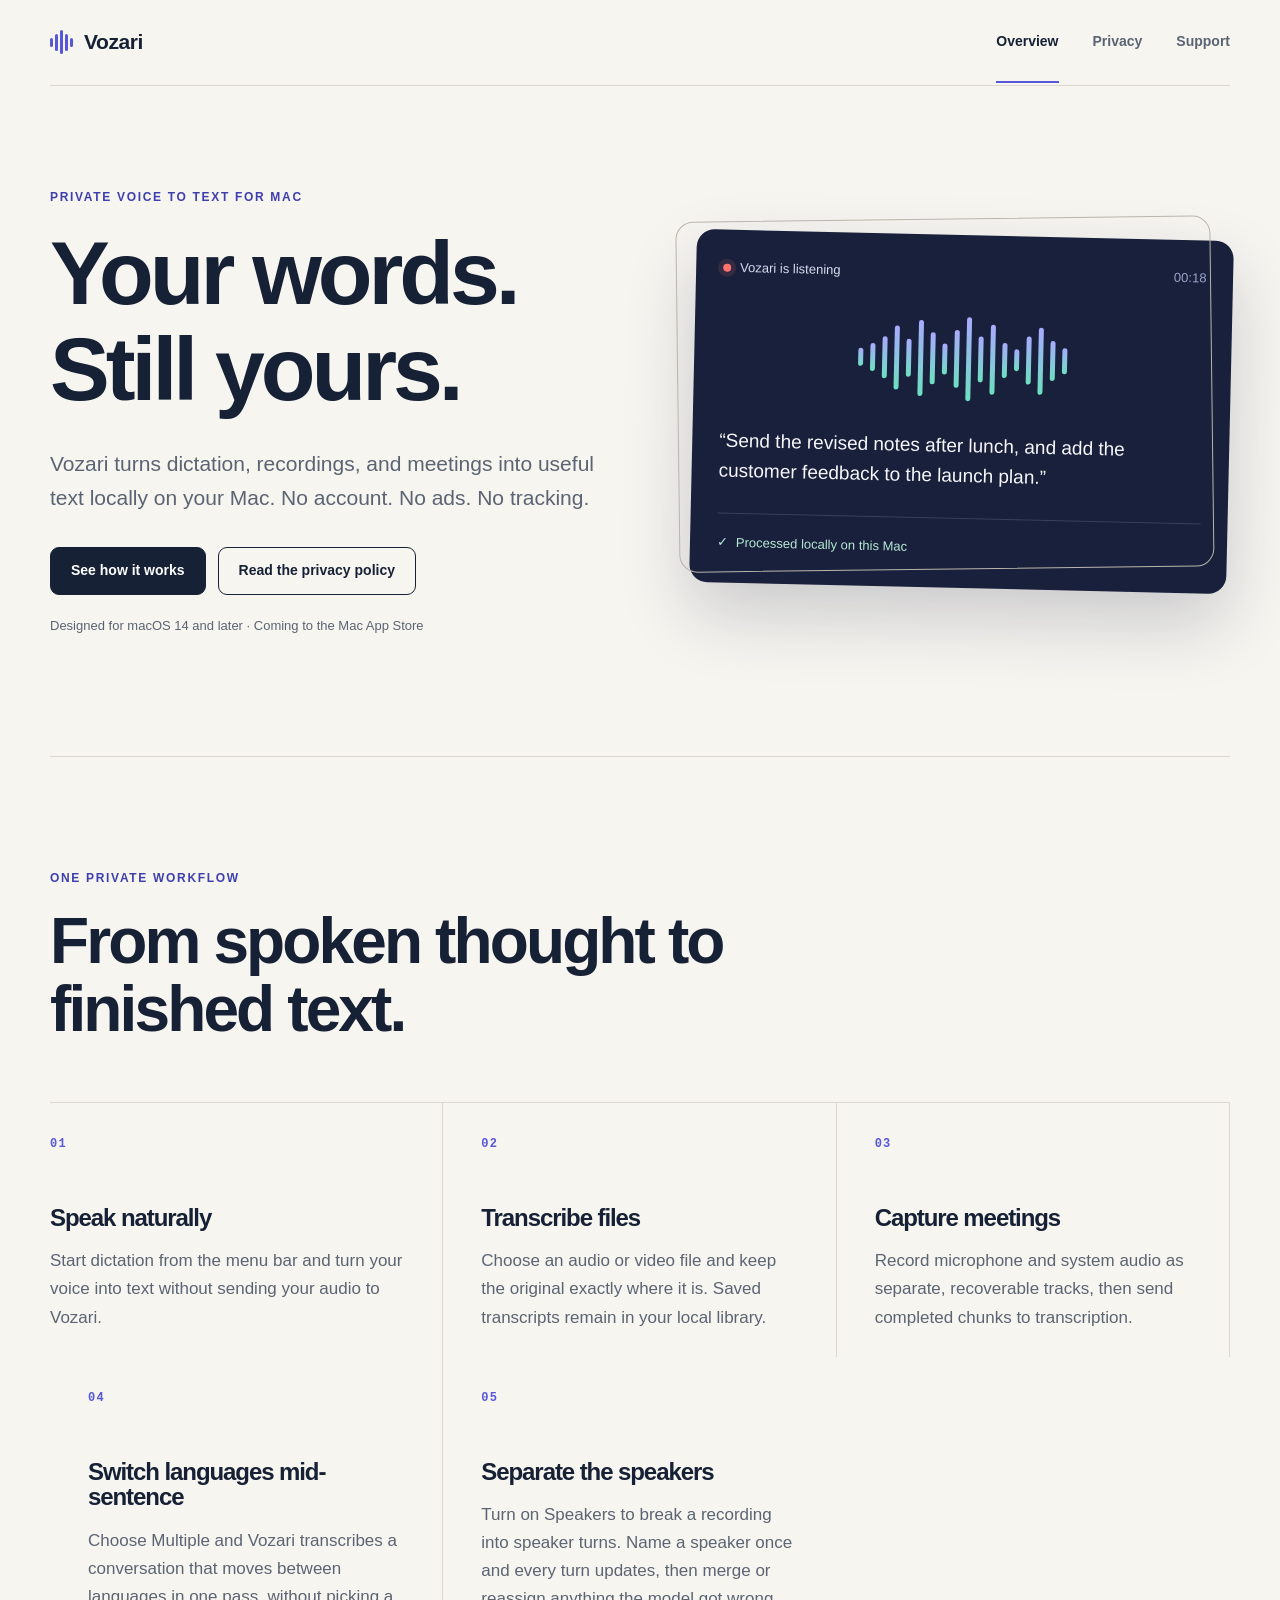
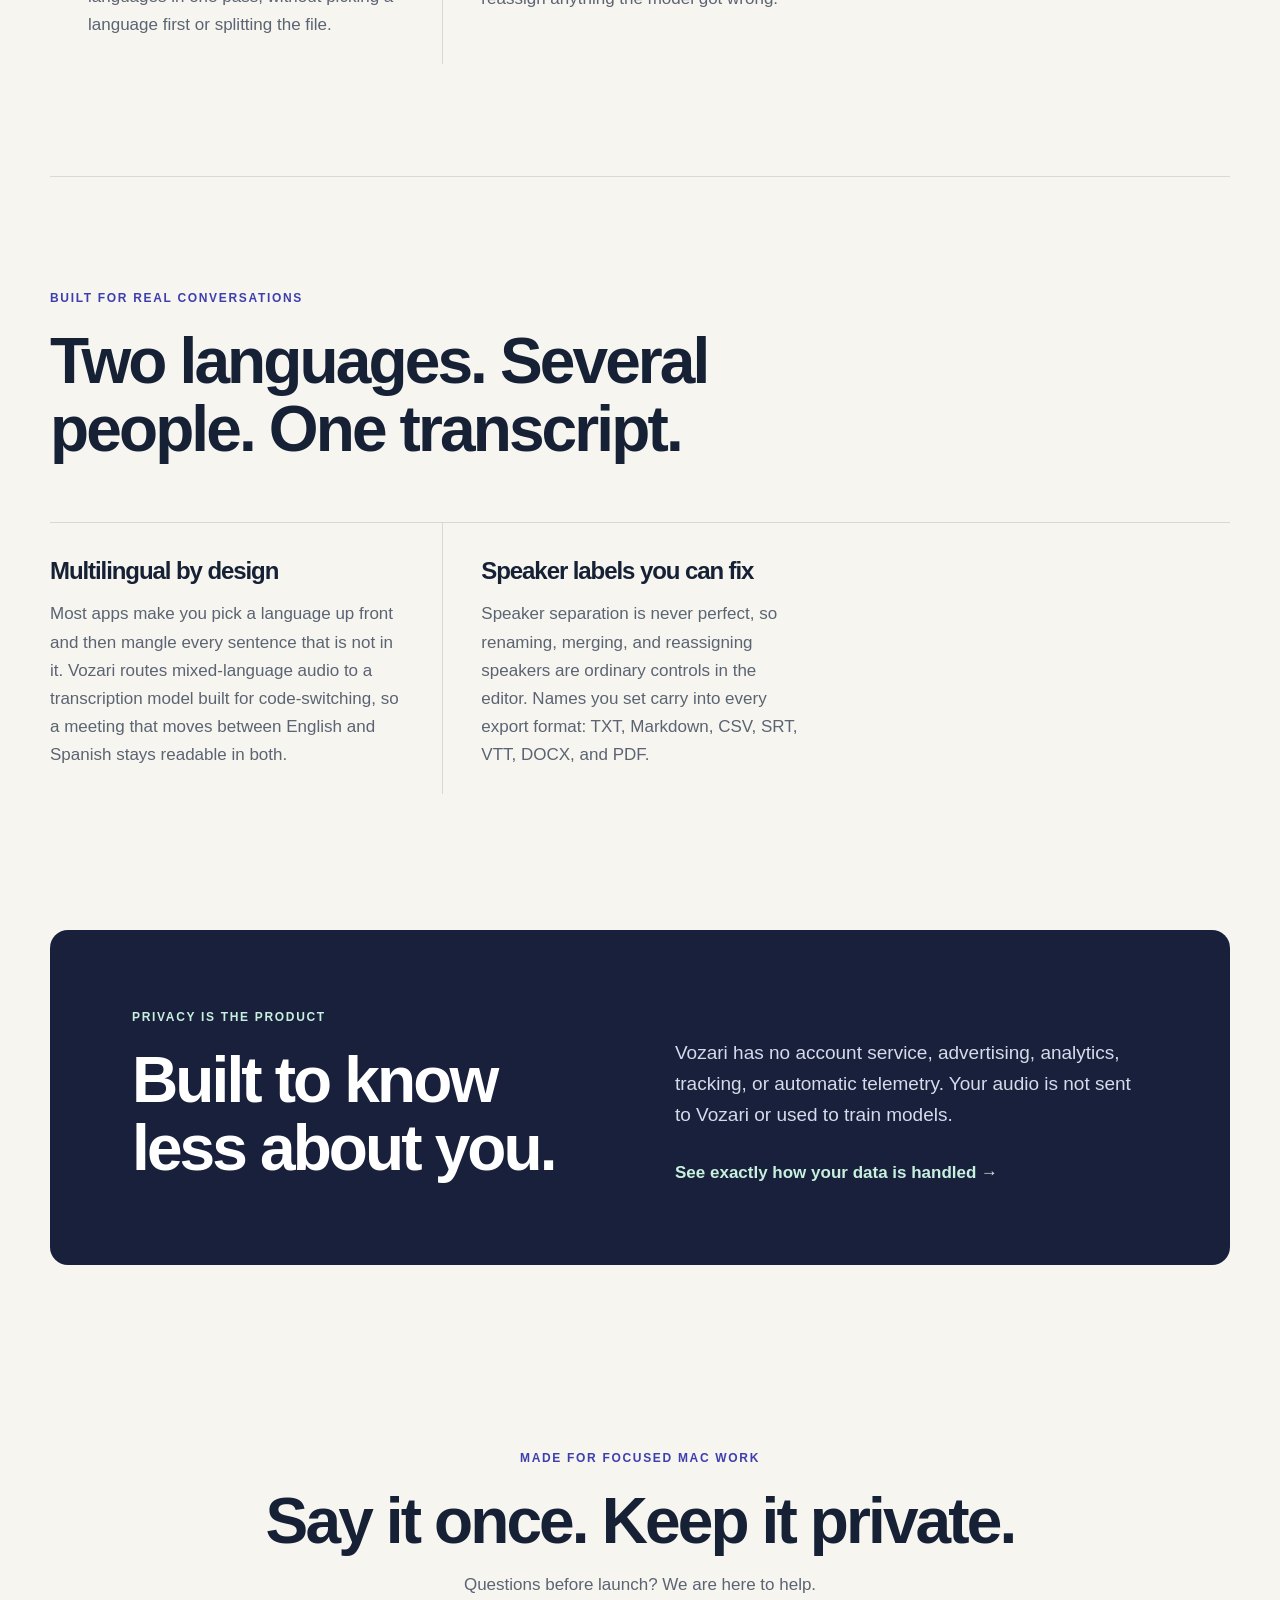
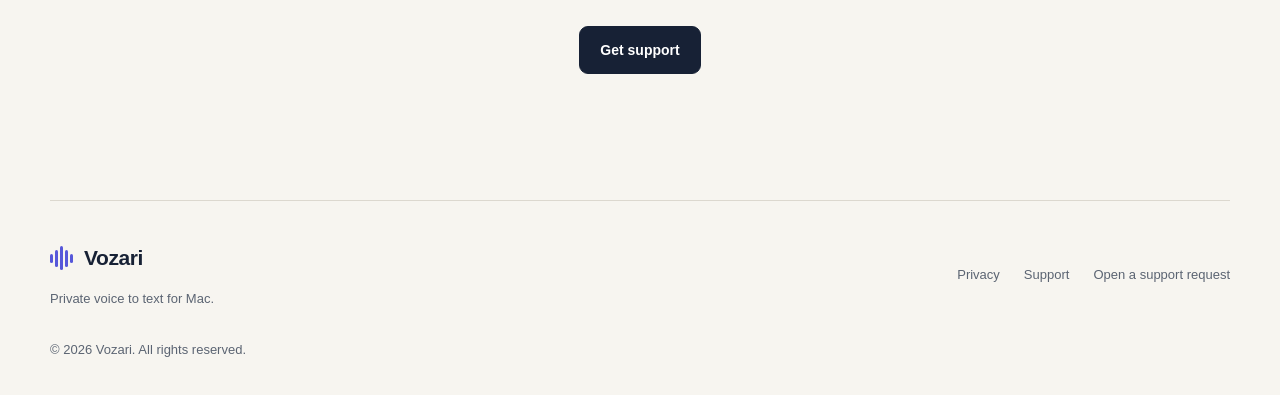
<file: index.html>
<!doctype html>
<html lang="en">
<head>
  <meta charset="utf-8">
  <meta name="viewport" content="width=device-width, initial-scale=1">
  <title>Vozari — Private voice to text for Mac</title>
  <meta name="description" content="Vozari turns speech, recordings, and meetings into text locally on your Mac.">
  <meta name="theme-color" content="#f7f5f0">
  <link rel="canonical" href="https://kadin-hunter.github.io/Vozari-Portfolio/">
  <link rel="stylesheet" href="./styles.css">
</head>
<body>
  <a class="skip-link" href="#main-content">Skip to content</a>
  <header class="site-header">
    <a class="wordmark" href="./" aria-label="Vozari home"><span class="wordmark-mark" aria-hidden="true"><i></i><i></i><i></i><i></i><i></i></span>Vozari</a>
    <nav aria-label="Primary navigation">
      <a href="./" aria-current="page">Overview</a>
      <a href="./privacy/">Privacy</a>
      <a href="./support/">Support</a>
    </nav>
  </header>
  <main id="main-content">
    <section class="hero" aria-labelledby="hero-title">
      <div class="hero-copy">
        <p class="eyebrow">Private voice to text for Mac</p>
        <h1 id="hero-title">Your words.<br>Still yours.</h1>
        <p class="hero-lede">Vozari turns dictation, recordings, and meetings into useful text locally on your Mac. No account. No ads. No tracking.</p>
        <div class="hero-actions">
          <a class="button button-primary" href="#how-it-works">See how it works</a>
          <a class="button button-secondary" href="./privacy/">Read the privacy policy</a>
        </div>
        <p class="availability">Designed for macOS 14 and later · Coming to the Mac App Store</p>
      </div>
      <div class="voice-card" aria-label="Vozari transcription preview">
        <div class="voice-card-bar"><span class="status-dot" aria-hidden="true"></span><span>Vozari is listening</span><span class="timer">00:18</span></div>
        <div class="waveform" aria-hidden="true"><span style="height:18px"></span><span style="height:28px"></span><span style="height:42px"></span><span style="height:64px"></span><span style="height:38px"></span><span style="height:76px"></span><span style="height:52px"></span><span style="height:31px"></span><span style="height:58px"></span><span style="height:84px"></span><span style="height:46px"></span><span style="height:70px"></span><span style="height:35px"></span><span style="height:22px"></span><span style="height:48px"></span><span style="height:67px"></span><span style="height:40px"></span><span style="height:26px"></span></div>
        <p class="transcript-line">“Send the revised notes after lunch, and add the customer feedback to the launch plan.”</p>
        <div class="local-badge"><span aria-hidden="true">✓</span> Processed locally on this Mac</div>
      </div>
    </section>
    <section class="feature-section" id="how-it-works" aria-labelledby="features-title">
      <div class="section-intro"><p class="eyebrow">One private workflow</p><h2 id="features-title">From spoken thought to finished text.</h2></div>
      <div class="feature-grid">
        <article class="feature-card"><span class="feature-number">01</span><h3>Speak naturally</h3><p>Start dictation from the menu bar and turn your voice into text without sending your audio to Vozari.</p></article>
        <article class="feature-card"><span class="feature-number">02</span><h3>Transcribe files</h3><p>Choose an audio or video file and keep the original exactly where it is. Saved transcripts remain in your local library.</p></article>
        <article class="feature-card"><span class="feature-number">03</span><h3>Capture meetings</h3><p>Record microphone and system audio as separate, recoverable tracks, then send completed chunks to transcription.</p></article>
        <article class="feature-card"><span class="feature-number">04</span><h3>Switch languages mid-sentence</h3><p>Choose Multiple and Vozari transcribes a conversation that moves between languages in one pass, without picking a language first or splitting the file.</p></article>
        <article class="feature-card"><span class="feature-number">05</span><h3>Separate the speakers</h3><p>Turn on Speakers to break a recording into speaker turns. Name a speaker once and every turn updates, then merge or reassign anything the model got wrong.</p></article>
      </div>
    </section>
    <section class="feature-section" aria-labelledby="conversations-title">
      <div class="section-intro"><p class="eyebrow">Built for real conversations</p><h2 id="conversations-title">Two languages. Several people. One transcript.</h2></div>
      <div class="feature-grid">
        <article class="feature-card"><h3>Multilingual by design</h3><p>Most apps make you pick a language up front and then mangle every sentence that is not in it. Vozari routes mixed-language audio to a transcription model built for code-switching, so a meeting that moves between English and Spanish stays readable in both.</p></article>
        <article class="feature-card"><h3>Speaker labels you can fix</h3><p>Speaker separation is never perfect, so renaming, merging, and reassigning speakers are ordinary controls in the editor. Names you set carry into every export format: TXT, Markdown, CSV, SRT, VTT, DOCX, and PDF.</p></article>
      </div>
    </section>
    <section class="privacy-callout" aria-labelledby="privacy-title">
      <div><p class="eyebrow light">Privacy is the product</p><h2 id="privacy-title">Built to know less about you.</h2></div>
      <div class="privacy-copy"><p>Vozari has no account service, advertising, analytics, tracking, or automatic telemetry. Your audio is not sent to Vozari or used to train models.</p><a href="./privacy/">See exactly how your data is handled <span aria-hidden="true">→</span></a></div>
    </section>
    <section class="closing" aria-labelledby="closing-title"><p class="eyebrow">Made for focused Mac work</p><h2 id="closing-title">Say it once. Keep it private.</h2><p>Questions before launch? We are here to help.</p><a class="button button-primary" href="./support/">Get support</a></section>
  </main>
  <footer class="site-footer">
    <a class="wordmark footer-wordmark" href="./" aria-label="Vozari home"><span class="wordmark-mark" aria-hidden="true"><i></i><i></i><i></i><i></i><i></i></span>Vozari</a>
    <p>Private voice to text for Mac.</p>
    <div class="footer-links"><a href="./privacy/">Privacy</a><a href="./support/">Support</a><a href="https://github.com/Kadin-Hunter/Vozari-Portfolio/issues/new">Open a support request</a></div>
    <p class="copyright">© 2026 Vozari. All rights reserved.</p>
  </footer>
</body>
</html>
</file>
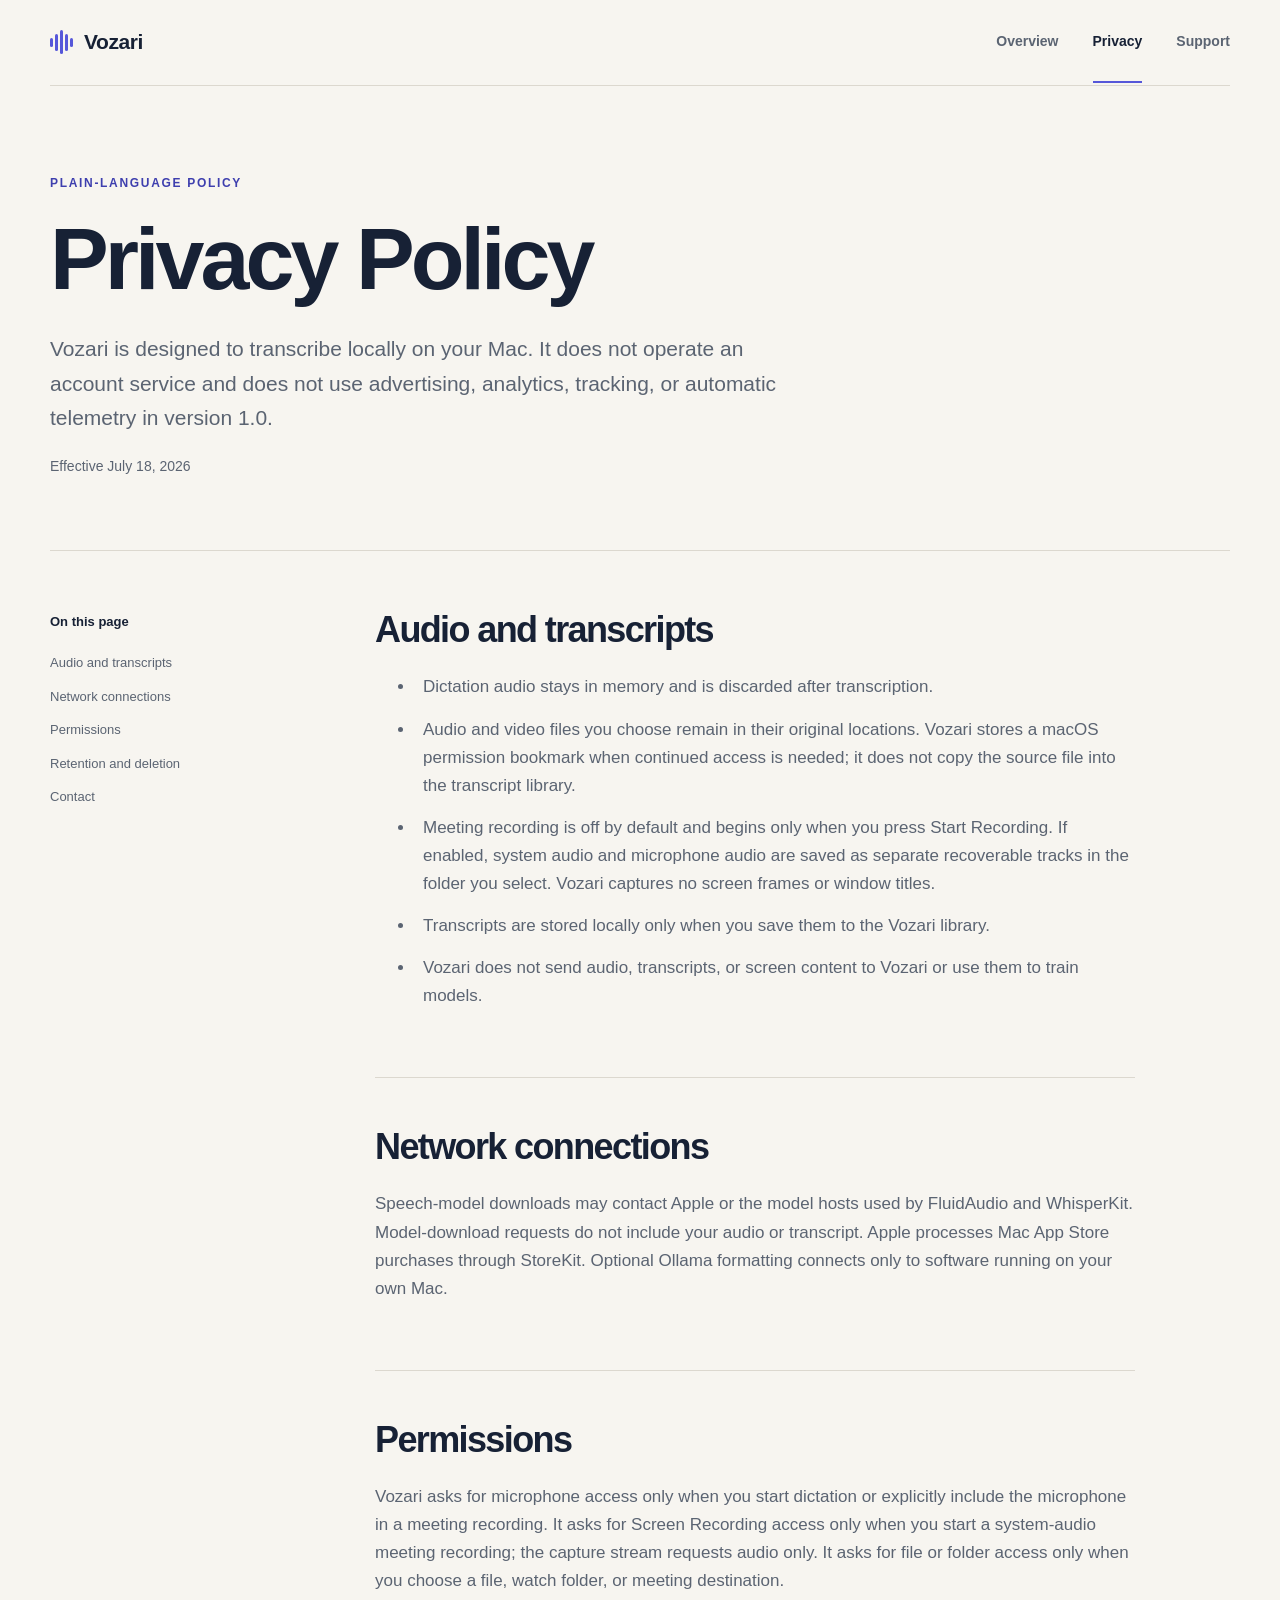
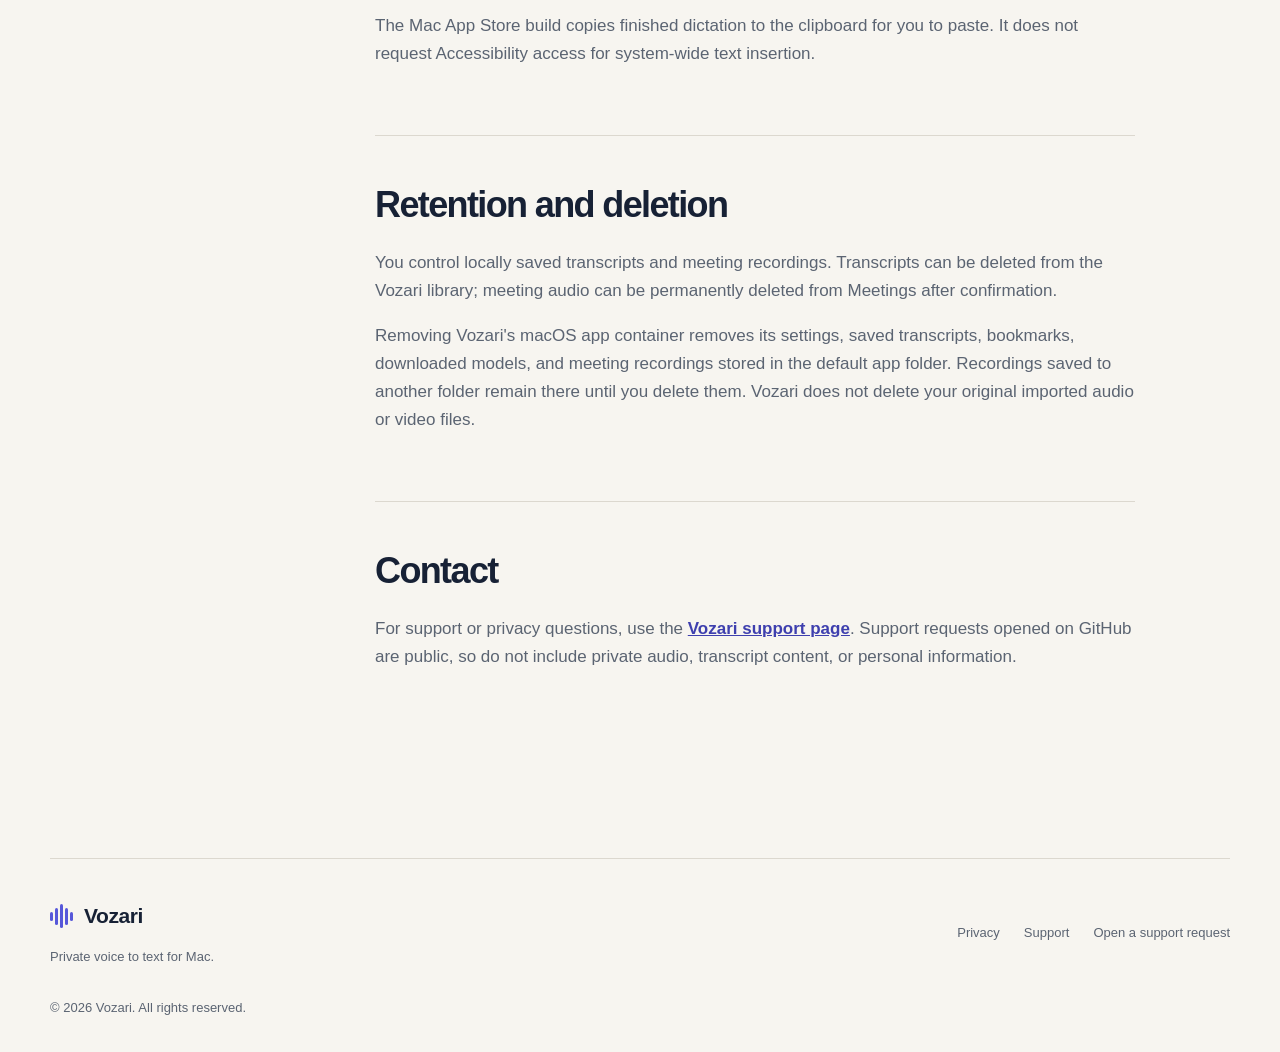
<file: privacy/index.html>
<!doctype html>
<html lang="en">
<head>
  <meta charset="utf-8">
  <meta name="viewport" content="width=device-width, initial-scale=1">
  <title>Privacy Policy — Vozari</title>
  <meta name="description" content="How Vozari handles audio, transcripts, permissions, and network connections.">
  <meta name="theme-color" content="#f7f5f0">
  <link rel="canonical" href="https://kadin-hunter.github.io/Vozari-Portfolio/privacy/">
  <link rel="stylesheet" href="../styles.css">
</head>
<body>
  <a class="skip-link" href="#main-content">Skip to content</a>
  <header class="site-header">
    <a class="wordmark" href="../" aria-label="Vozari home"><span class="wordmark-mark" aria-hidden="true"><i></i><i></i><i></i><i></i><i></i></span>Vozari</a>
    <nav aria-label="Primary navigation"><a href="../">Overview</a><a href="./" aria-current="page">Privacy</a><a href="../support/">Support</a></nav>
  </header>
  <main class="document-page" id="main-content">
    <header class="document-hero">
      <p class="eyebrow">Plain-language policy</p>
      <h1>Privacy Policy</h1>
      <p class="document-summary">Vozari is designed to transcribe locally on your Mac. It does not operate an account service and does not use advertising, analytics, tracking, or automatic telemetry in version 1.0.</p>
      <p class="effective-date">Effective July 18, 2026</p>
    </header>
    <div class="document-layout">
      <aside class="document-nav" aria-label="Privacy policy sections"><p>On this page</p><a href="#audio">Audio and transcripts</a><a href="#network">Network connections</a><a href="#permissions">Permissions</a><a href="#retention">Retention and deletion</a><a href="#contact">Contact</a></aside>
      <article class="document-content">
        <section id="audio">
          <h2>Audio and transcripts</h2>
          <ul>
            <li>Dictation audio stays in memory and is discarded after transcription.</li>
            <li>Audio and video files you choose remain in their original locations. Vozari stores a macOS permission bookmark when continued access is needed; it does not copy the source file into the transcript library.</li>
            <li>Meeting recording is off by default and begins only when you press Start Recording. If enabled, system audio and microphone audio are saved as separate recoverable tracks in the folder you select. Vozari captures no screen frames or window titles.</li>
            <li>Transcripts are stored locally only when you save them to the Vozari library.</li>
            <li>Vozari does not send audio, transcripts, or screen content to Vozari or use them to train models.</li>
          </ul>
        </section>
        <section id="network"><h2>Network connections</h2><p>Speech-model downloads may contact Apple or the model hosts used by FluidAudio and WhisperKit. Model-download requests do not include your audio or transcript. Apple processes Mac App Store purchases through StoreKit. Optional Ollama formatting connects only to software running on your own Mac.</p></section>
        <section id="permissions"><h2>Permissions</h2><p>Vozari asks for microphone access only when you start dictation or explicitly include the microphone in a meeting recording. It asks for Screen Recording access only when you start a system-audio meeting recording; the capture stream requests audio only. It asks for file or folder access only when you choose a file, watch folder, or meeting destination.</p><p>The Mac App Store build copies finished dictation to the clipboard for you to paste. It does not request Accessibility access for system-wide text insertion.</p></section>
        <section id="retention"><h2>Retention and deletion</h2><p>You control locally saved transcripts and meeting recordings. Transcripts can be deleted from the Vozari library; meeting audio can be permanently deleted from Meetings after confirmation.</p><p>Removing Vozari's macOS app container removes its settings, saved transcripts, bookmarks, downloaded models, and meeting recordings stored in the default app folder. Recordings saved to another folder remain there until you delete them. Vozari does not delete your original imported audio or video files.</p></section>
        <section id="contact"><h2>Contact</h2><p>For support or privacy questions, use the <a href="../support/">Vozari support page</a>. Support requests opened on GitHub are public, so do not include private audio, transcript content, or personal information.</p></section>
      </article>
    </div>
  </main>
  <footer class="site-footer">
    <a class="wordmark footer-wordmark" href="../" aria-label="Vozari home"><span class="wordmark-mark" aria-hidden="true"><i></i><i></i><i></i><i></i><i></i></span>Vozari</a><p>Private voice to text for Mac.</p>
    <div class="footer-links"><a href="./">Privacy</a><a href="../support/">Support</a><a href="https://github.com/Kadin-Hunter/Vozari-Portfolio/issues/new">Open a support request</a></div><p class="copyright">© 2026 Vozari. All rights reserved.</p>
  </footer>
</body>
</html>
</file>
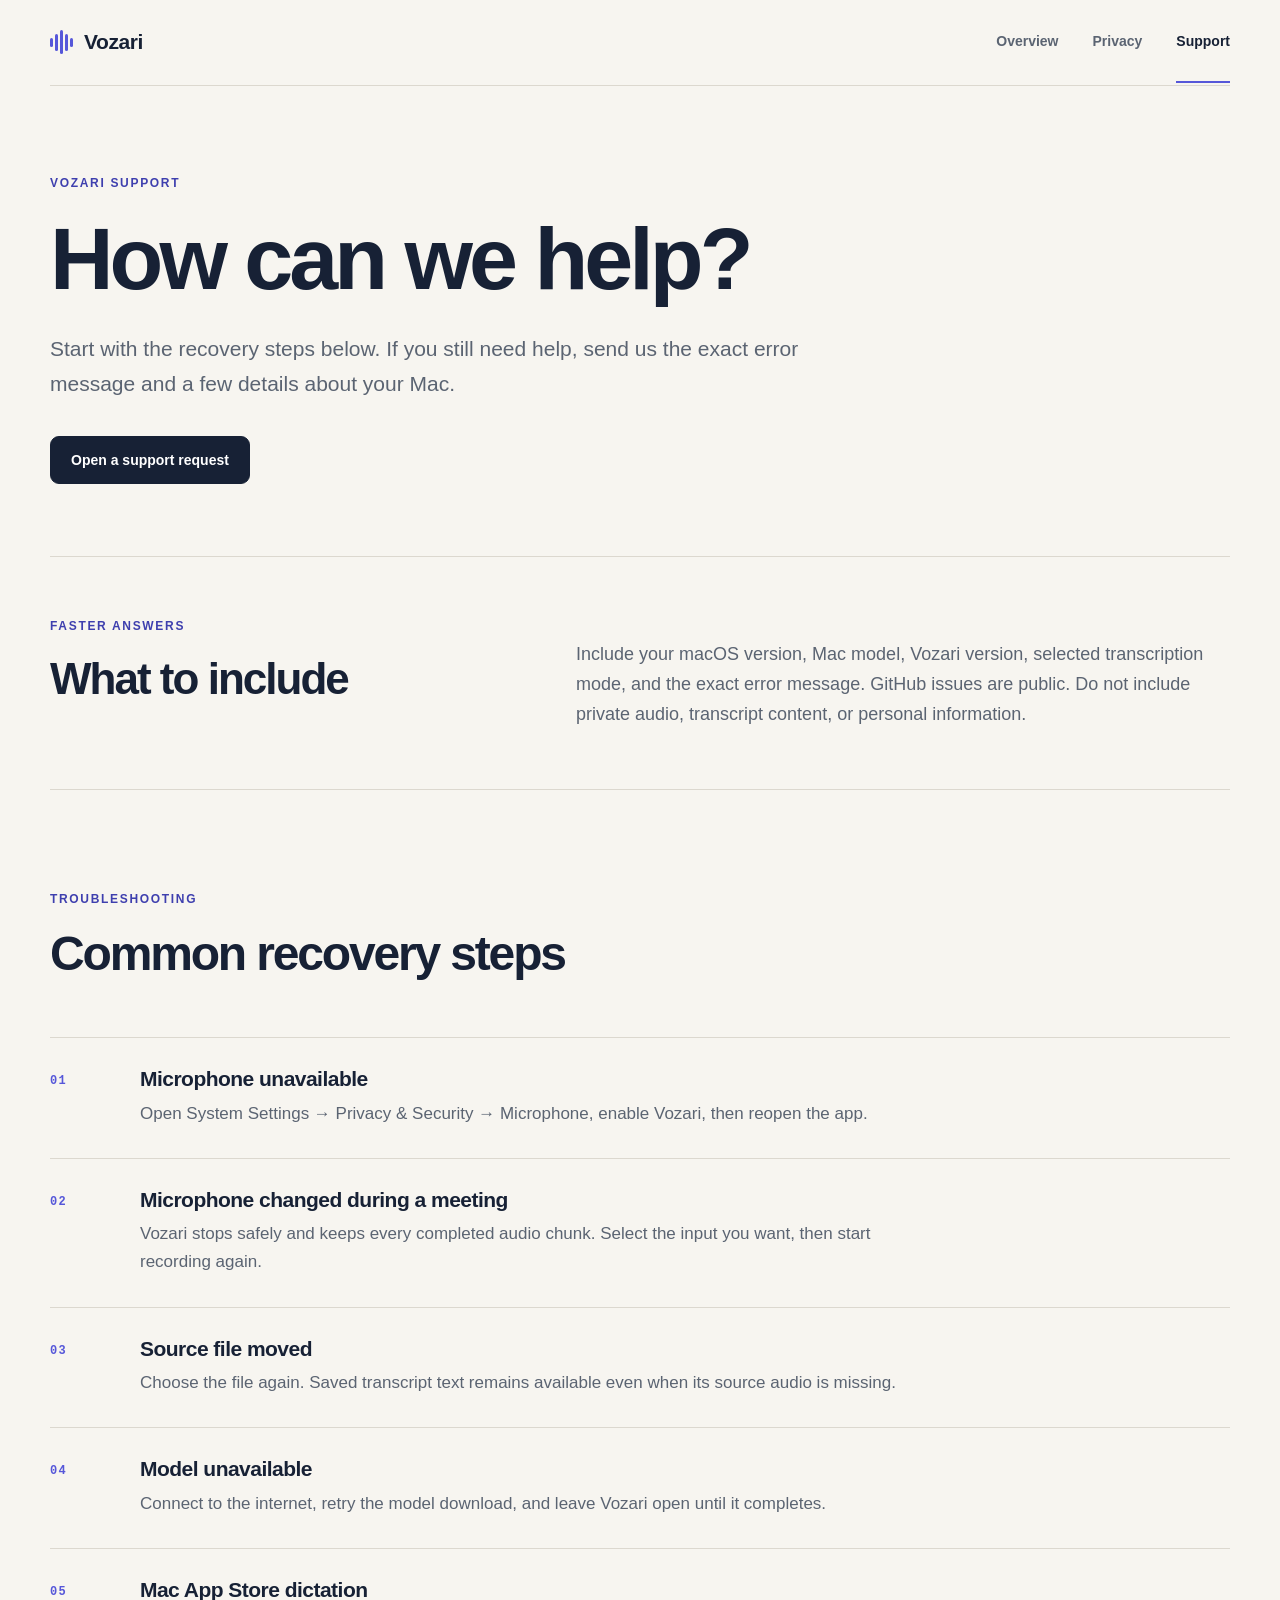
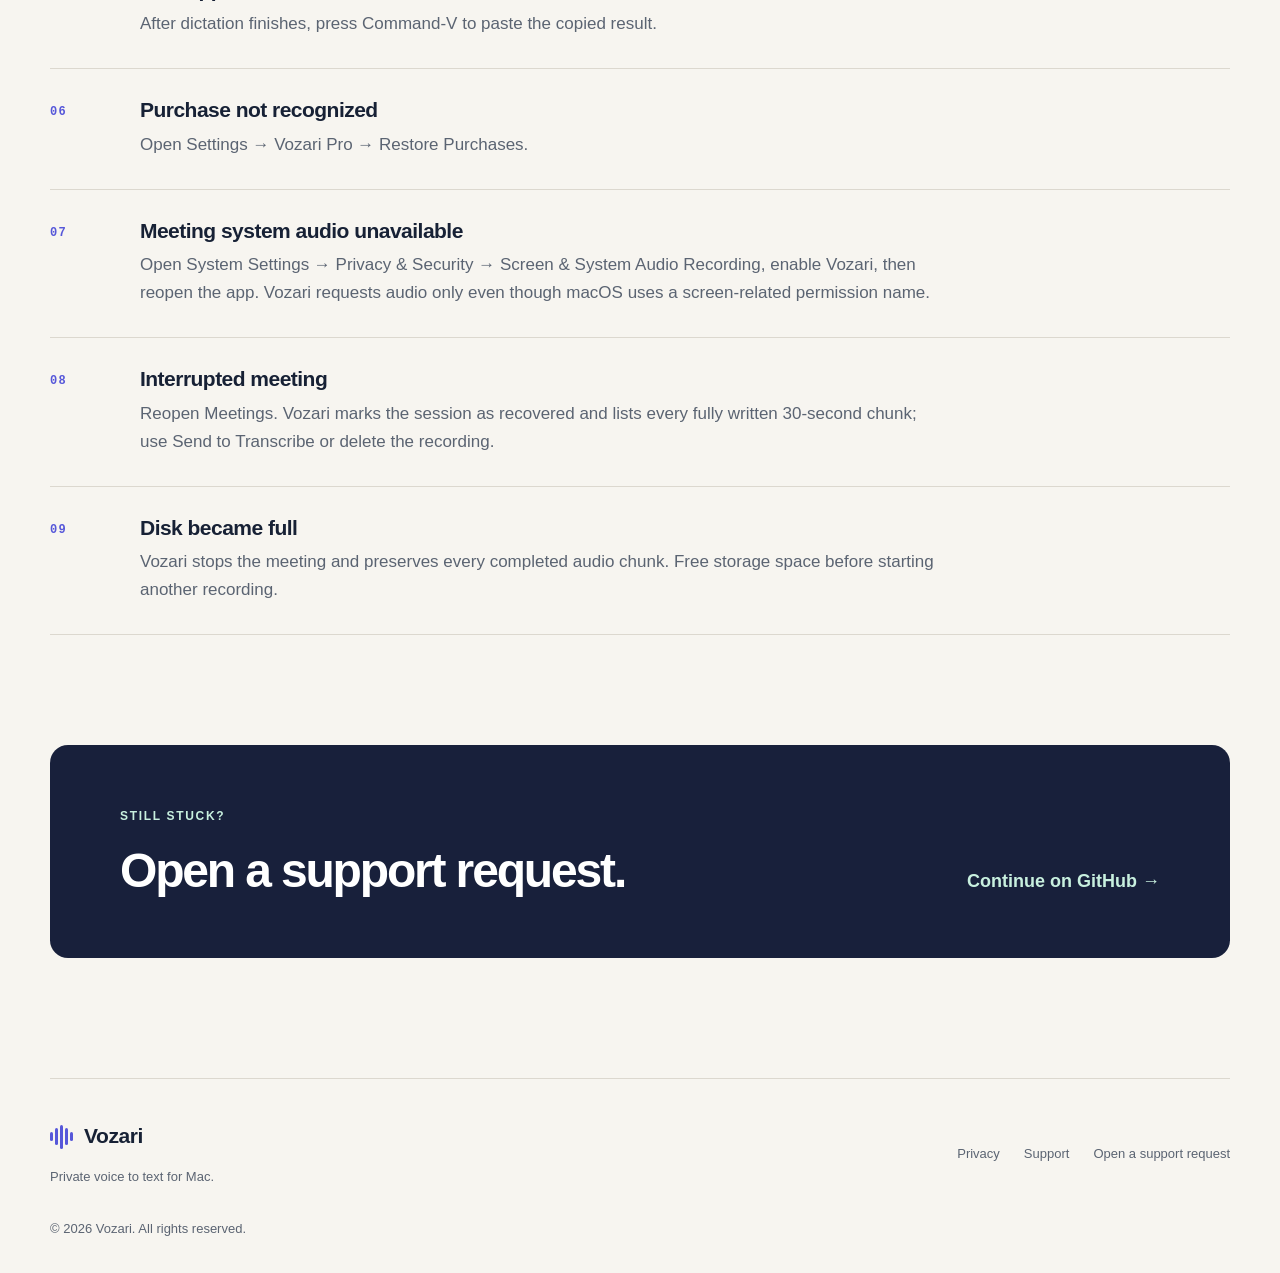
<file: support/index.html>
<!doctype html>
<html lang="en">
<head>
  <meta charset="utf-8">
  <meta name="viewport" content="width=device-width, initial-scale=1">
  <title>Support — Vozari</title>
  <meta name="description" content="Troubleshooting and contact information for Vozari on Mac.">
  <meta name="theme-color" content="#f7f5f0">
  <link rel="canonical" href="https://kadin-hunter.github.io/Vozari-Portfolio/support/">
  <link rel="stylesheet" href="../styles.css">
</head>
<body>
  <a class="skip-link" href="#main-content">Skip to content</a>
  <header class="site-header">
    <a class="wordmark" href="../" aria-label="Vozari home"><span class="wordmark-mark" aria-hidden="true"><i></i><i></i><i></i><i></i><i></i></span>Vozari</a>
    <nav aria-label="Primary navigation"><a href="../">Overview</a><a href="../privacy/">Privacy</a><a href="./" aria-current="page">Support</a></nav>
  </header>
  <main class="document-page" id="main-content">
    <header class="document-hero support-hero"><p class="eyebrow">Vozari support</p><h1>How can we help?</h1><p class="document-summary">Start with the recovery steps below. If you still need help, send us the exact error message and a few details about your Mac.</p><a class="button button-primary" href="https://github.com/Kadin-Hunter/Vozari-Portfolio/issues/new">Open a support request</a></header>
    <section class="support-details" aria-labelledby="before-emailing"><div><p class="eyebrow">Faster answers</p><h2 id="before-emailing">What to include</h2></div><p>Include your macOS version, Mac model, Vozari version, selected transcription mode, and the exact error message. GitHub issues are public. Do not include private audio, transcript content, or personal information.</p></section>
    <section class="recovery-section" aria-labelledby="recovery-title">
      <div class="section-intro compact"><p class="eyebrow">Troubleshooting</p><h2 id="recovery-title">Common recovery steps</h2></div>
      <div class="recovery-list">
        <article class="recovery-item"><span>01</span><div><h3>Microphone unavailable</h3><p>Open System Settings → Privacy &amp; Security → Microphone, enable Vozari, then reopen the app.</p></div></article>
        <article class="recovery-item"><span>02</span><div><h3>Microphone changed during a meeting</h3><p>Vozari stops safely and keeps every completed audio chunk. Select the input you want, then start recording again.</p></div></article>
        <article class="recovery-item"><span>03</span><div><h3>Source file moved</h3><p>Choose the file again. Saved transcript text remains available even when its source audio is missing.</p></div></article>
        <article class="recovery-item"><span>04</span><div><h3>Model unavailable</h3><p>Connect to the internet, retry the model download, and leave Vozari open until it completes.</p></div></article>
        <article class="recovery-item"><span>05</span><div><h3>Mac App Store dictation</h3><p>After dictation finishes, press Command-V to paste the copied result.</p></div></article>
        <article class="recovery-item"><span>06</span><div><h3>Purchase not recognized</h3><p>Open Settings → Vozari Pro → Restore Purchases.</p></div></article>
        <article class="recovery-item"><span>07</span><div><h3>Meeting system audio unavailable</h3><p>Open System Settings → Privacy &amp; Security → Screen &amp; System Audio Recording, enable Vozari, then reopen the app. Vozari requests audio only even though macOS uses a screen-related permission name.</p></div></article>
        <article class="recovery-item"><span>08</span><div><h3>Interrupted meeting</h3><p>Reopen Meetings. Vozari marks the session as recovered and lists every fully written 30-second chunk; use Send to Transcribe or delete the recording.</p></div></article>
        <article class="recovery-item"><span>09</span><div><h3>Disk became full</h3><p>Vozari stops the meeting and preserves every completed audio chunk. Free storage space before starting another recording.</p></div></article>
      </div>
    </section>
    <section class="contact-panel" aria-labelledby="contact-title"><div><p class="eyebrow light">Still stuck?</p><h2 id="contact-title">Open a support request.</h2></div><a href="https://github.com/Kadin-Hunter/Vozari-Portfolio/issues/new">Continue on GitHub <span aria-hidden="true">→</span></a></section>
  </main>
  <footer class="site-footer">
    <a class="wordmark footer-wordmark" href="../" aria-label="Vozari home"><span class="wordmark-mark" aria-hidden="true"><i></i><i></i><i></i><i></i><i></i></span>Vozari</a><p>Private voice to text for Mac.</p>
    <div class="footer-links"><a href="../privacy/">Privacy</a><a href="./">Support</a><a href="https://github.com/Kadin-Hunter/Vozari-Portfolio/issues/new">Open a support request</a></div><p class="copyright">© 2026 Vozari. All rights reserved.</p>
  </footer>
</body>
</html>
</file>
<file: styles.css>
:root{--ink:#172135;--muted:#5b6472;--paper:#f7f5f0;--line:#dcd8cf;--accent:#5657d9;--accent-dark:#3e3fae;--night:#18203b;--mint:#c8f0df}*{box-sizing:border-box}html{scroll-behavior:smooth}body{margin:0;background:var(--paper);color:var(--ink);font-family:ui-sans-serif,-apple-system,BlinkMacSystemFont,"SF Pro Text","Segoe UI",sans-serif;font-size:17px;line-height:1.65;text-rendering:optimizeLegibility}a{color:inherit}.skip-link{position:fixed;left:18px;top:14px;z-index:100;padding:10px 14px;background:var(--ink);color:#fff;transform:translateY(-160%);border-radius:8px}.skip-link:focus{transform:translateY(0)}.site-header,.site-footer,.hero,.feature-section,.privacy-callout,.closing,.document-page{width:min(1180px,calc(100% - 48px));margin-inline:auto}.site-header{min-height:86px;display:flex;align-items:center;justify-content:space-between;border-bottom:1px solid var(--line)}.wordmark{display:inline-flex;align-items:center;gap:11px;font-weight:760;font-size:21px;text-decoration:none;letter-spacing:-.02em}.wordmark-mark{height:24px;display:inline-flex;align-items:center;gap:2px}.wordmark-mark i{display:block;width:3px;border-radius:5px;background:var(--accent)}.wordmark-mark i:nth-child(1),.wordmark-mark i:nth-child(5){height:9px}.wordmark-mark i:nth-child(2),.wordmark-mark i:nth-child(4){height:17px}.wordmark-mark i:nth-child(3){height:24px}nav{display:flex;align-items:center;gap:34px;font-size:14px;font-weight:650}nav a{color:var(--muted);text-decoration:none;padding-block:28px;border-bottom:2px solid transparent}nav a:hover,nav a:focus-visible,nav a[aria-current=page]{color:var(--ink);border-color:var(--accent)}.hero{min-height:670px;display:grid;grid-template-columns:1.03fr .97fr;gap:72px;align-items:center;padding-block:78px 96px}.eyebrow{margin:0 0 18px;color:var(--accent-dark);font-size:12px;font-weight:780;letter-spacing:.14em;text-transform:uppercase}h1,h2,h3{margin-top:0;line-height:1.07;letter-spacing:-.045em}h1{font-size:clamp(58px,7vw,94px);margin-bottom:30px;font-weight:760}h2{font-size:clamp(38px,5vw,64px);font-weight:720}h3{font-size:24px;font-weight:700}.hero-lede{max-width:610px;color:var(--muted);font-size:21px;line-height:1.6;margin:0 0 32px}.hero-actions{display:flex;flex-wrap:wrap;gap:12px}.button{display:inline-flex;min-height:48px;align-items:center;justify-content:center;padding:0 20px;border:1px solid var(--ink);border-radius:9px;text-decoration:none;font-size:14px;font-weight:720;transition:transform .15s ease,background .15s ease}.button:hover{transform:translateY(-2px)}.button-primary{background:var(--ink);color:#fff}.button-primary:hover{background:var(--accent-dark)}.button-secondary{background:transparent;color:var(--ink)}.availability{margin:20px 0 0;color:var(--muted);font-size:13px}.voice-card{position:relative;background:var(--night);color:#fff;padding:27px;border-radius:18px;box-shadow:0 30px 70px rgba(24,32,59,.2);transform:rotate(1.3deg)}.voice-card:before{content:"";position:absolute;inset:-16px 18px 18px -16px;z-index:-1;border:1px solid #b9b5ac;border-radius:18px;transform:rotate(-2deg)}.voice-card-bar{display:flex;align-items:center;gap:9px;color:#d9dcef;font-size:13px}.status-dot{width:8px;height:8px;background:#ff736f;border-radius:50%;box-shadow:0 0 0 5px rgba(255,115,111,.12)}.timer{margin-left:auto;font-variant-numeric:tabular-nums;color:#9ca4c9}.waveform{height:128px;display:flex;align-items:center;justify-content:center;gap:7px;padding-top:24px}.waveform span{width:5px;border-radius:5px;background:linear-gradient(180deg,#a9aaff,#6ce0c0)}.transcript-line{margin:20px 0 28px;color:#f7f7fb;font-size:19px;line-height:1.55}.local-badge{display:inline-flex;align-items:center;gap:8px;border-top:1px solid rgba(255,255,255,.14);padding-top:18px;width:100%;color:#b8e8d7;font-size:13px}.feature-section{padding:112px 0;border-top:1px solid var(--line)}.section-intro{max-width:730px;margin-bottom:58px}.section-intro h2{margin-bottom:0}.feature-grid{display:grid;grid-template-columns:repeat(3,1fr);border-top:1px solid var(--line)}.feature-card{padding:35px 38px 25px 0;border-right:1px solid var(--line)}.feature-card+.feature-card{padding-left:38px}.feature-card:last-child{border-right:0}.feature-number{display:block;color:var(--accent);font:700 12px/1 ui-monospace,monospace;letter-spacing:.1em;margin-bottom:55px}.feature-card h3{margin-bottom:17px}.feature-card p{color:var(--muted);margin:0}.privacy-callout{background:var(--night);color:#fff;padding:78px 82px;margin-block:24px 112px;display:grid;grid-template-columns:1fr 1fr;gap:70px;border-radius:18px}.eyebrow.light{color:var(--mint)}.privacy-callout h2{margin-bottom:0}.privacy-copy{padding-top:29px}.privacy-copy p{color:#d6daeb;font-size:19px;margin:0 0 28px}.privacy-copy a,.contact-panel a{color:var(--mint);font-weight:700;text-decoration:none}.privacy-copy a:hover,.contact-panel a:hover{text-decoration:underline}.closing{text-align:center;padding:72px 0 126px}.closing h2{margin-bottom:16px}.closing p:not(.eyebrow){color:var(--muted);margin:0 0 27px}.site-footer{border-top:1px solid var(--line);padding:40px 0 34px;display:grid;grid-template-columns:1fr auto;gap:12px 40px;align-items:center;font-size:13px;color:var(--muted)}.footer-wordmark{color:var(--ink)}.site-footer>p{margin:0}.footer-links{display:flex;gap:24px;grid-column:2;grid-row:1/span 2}.footer-links a{text-decoration:none}.footer-links a:hover{color:var(--accent-dark);text-decoration:underline}.copyright{margin-top:18px!important}.document-page{padding:88px 0 120px}.document-hero{max-width:850px;padding-bottom:72px}.document-hero h1{font-size:clamp(52px,7vw,88px);margin-bottom:26px}.document-summary{font-size:21px;color:var(--muted);max-width:760px;margin:0 0 19px}.effective-date{color:var(--muted);font-size:14px;margin:0}.document-layout{display:grid;grid-template-columns:230px minmax(0,760px);gap:95px;border-top:1px solid var(--line);padding-top:60px}.document-nav{align-self:start;position:sticky;top:30px;display:flex;flex-direction:column;gap:12px;font-size:13px}.document-nav p{margin:0 0 8px;color:var(--ink);font-weight:760}.document-nav a{color:var(--muted);text-decoration:none}.document-nav a:hover{color:var(--accent-dark);text-decoration:underline}.document-content section{scroll-margin-top:30px;padding-bottom:50px;margin-bottom:50px;border-bottom:1px solid var(--line)}.document-content section:last-child{margin-bottom:0;border-bottom:0}.document-content h2{font-size:36px;margin-bottom:24px}.document-content p,.document-content li{color:var(--muted)}.document-content li{margin-bottom:14px;padding-left:8px}.document-content a{color:var(--accent-dark);font-weight:650}.support-hero .button{margin-top:16px}.support-details{display:grid;grid-template-columns:.8fr 1.2fr;gap:90px;border-block:1px solid var(--line);padding:60px 0;margin-bottom:100px}.support-details h2{font-size:44px;margin-bottom:0}.support-details>p{color:var(--muted);font-size:18px;margin:23px 0 0}.section-intro.compact h2{font-size:48px}.recovery-list{border-top:1px solid var(--line)}.recovery-item{display:grid;grid-template-columns:70px 1fr;gap:20px;padding:30px 0;border-bottom:1px solid var(--line)}.recovery-item>span{color:var(--accent);font:700 12px/1.3 ui-monospace,monospace;letter-spacing:.1em;padding-top:6px}.recovery-item h3{margin-bottom:9px;font-size:21px;letter-spacing:-.025em}.recovery-item p{margin:0;color:var(--muted);max-width:800px}.contact-panel{margin-top:110px;background:var(--night);color:#fff;padding:62px 70px;border-radius:18px;display:flex;align-items:end;justify-content:space-between;gap:40px}.contact-panel h2{margin-bottom:0;font-size:48px}.contact-panel a{font-size:18px;white-space:nowrap}@media(max-width:820px){.site-header,.site-footer,.hero,.feature-section,.privacy-callout,.closing,.document-page{width:min(100% - 32px,680px)}nav{gap:18px}nav a{padding-block:24px}.hero{grid-template-columns:1fr;min-height:0;gap:70px;padding-block:70px 90px}.voice-card{transform:none}.feature-grid{grid-template-columns:1fr}.feature-card,.feature-card+.feature-card{border-right:0;border-bottom:1px solid var(--line);padding:30px 0}.feature-card:last-child{border-bottom:0}.feature-number{margin-bottom:28px}.privacy-callout{grid-template-columns:1fr;padding:52px 40px;gap:10px}.document-layout{grid-template-columns:1fr;gap:50px}.document-nav{position:static;border-bottom:1px solid var(--line);padding-bottom:35px}.support-details{grid-template-columns:1fr;gap:10px}.contact-panel{align-items:start;flex-direction:column;padding:45px 38px}.site-footer{grid-template-columns:1fr}.footer-links{grid-column:1;grid-row:auto;flex-wrap:wrap}}@media(max-width:540px){body{font-size:16px}.site-header{min-height:72px}nav{gap:13px;font-size:12px}nav a{padding-block:20px}.wordmark{font-size:18px}.hero{padding-top:54px}h1{font-size:52px}.hero-lede,.document-summary{font-size:18px}.hero-actions{flex-direction:column;align-items:stretch}.voice-card{padding:22px}.waveform{gap:5px}.privacy-callout{padding:42px 28px;margin-bottom:80px}.document-page{padding-top:58px}.document-hero{padding-bottom:48px}.recovery-item{grid-template-columns:44px 1fr}.contact-panel a{font-size:15px;white-space:normal}}@media(prefers-reduced-motion:reduce){html{scroll-behavior:auto}.button{transition:none}}
</file>
